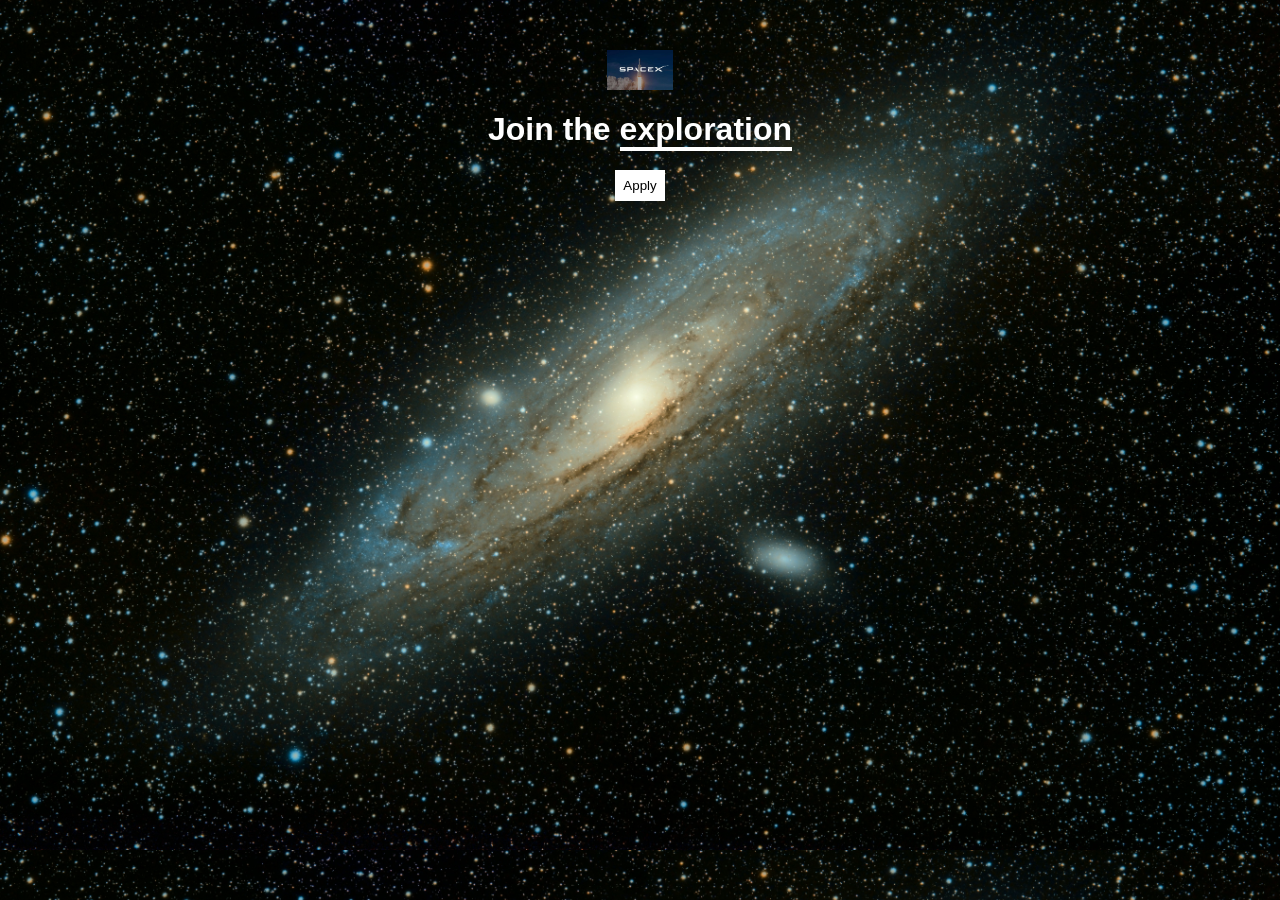
<file: Exercise 4: Space Exploration/index.html>
<!DOCTYPE html>
<html>
    <head>
        <title> Space Exploration</title>
        <img id="img" src="Spacex logo.jpg", alt="spacex logo">
        <link rel="stylesheet" href="styles.css">
    </head>
    <body>
        <h1> Join the <span class="underline">exploration</span> </h1>
        <button> Apply </button>
    </body>
</html>
</file>
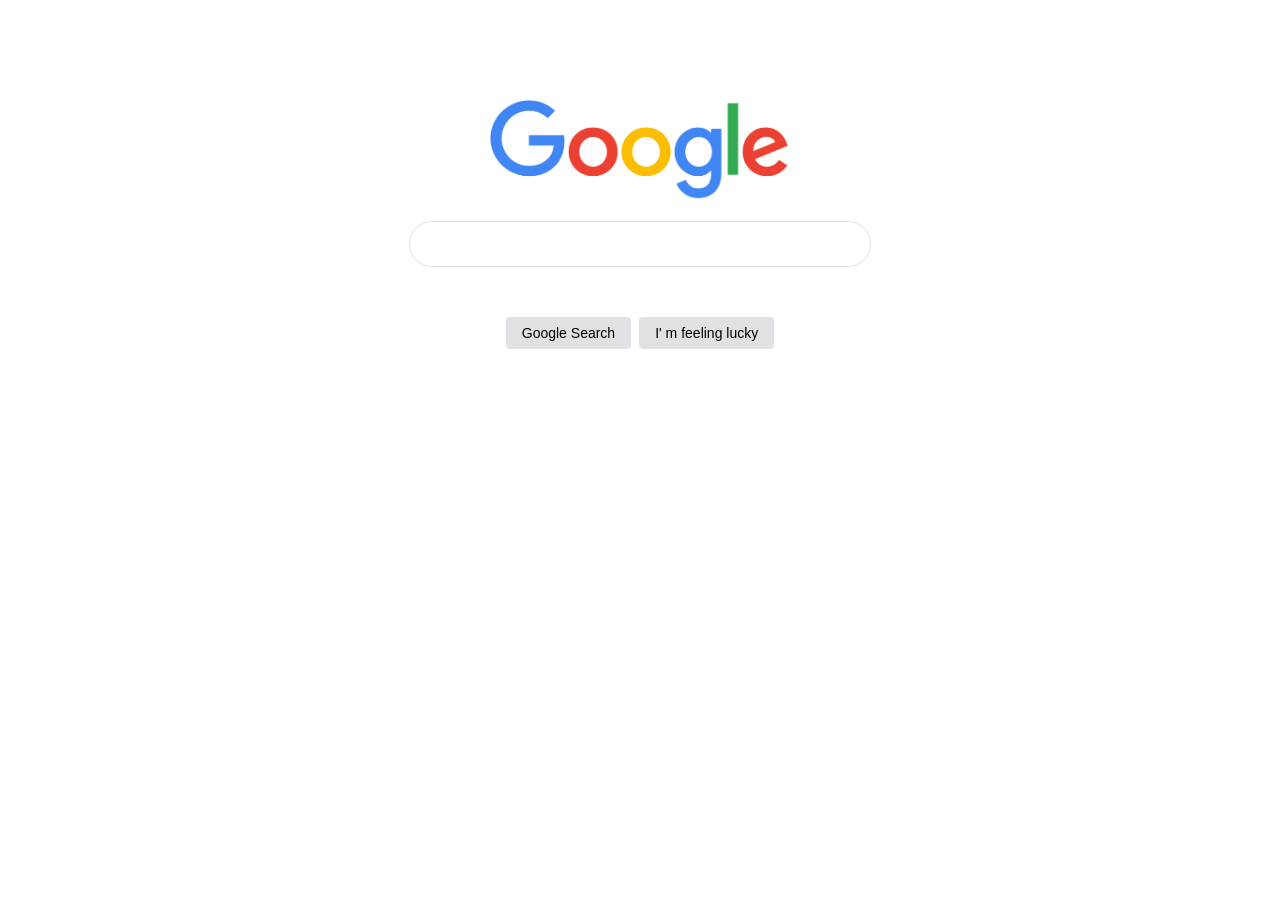
<file: Exercise2:Google homepage/index.html>
<!DOCTYPE Html>
<html>
    <head>
        <title> Google Home Page </title>
        <link rel="stylesheet" href="styles.css">
    </head>
    <body>
        <div>
            <img src="Google_2015_logo.svg.png">
            <input class= "input_area" type="text">
            <div class = btn-wrapper>
                <button class= "btn"> Google Search</button>
                <button class="btn"> I' m feeling lucky</button>
            </div>
        </div>
    </body>
</html>
</file>
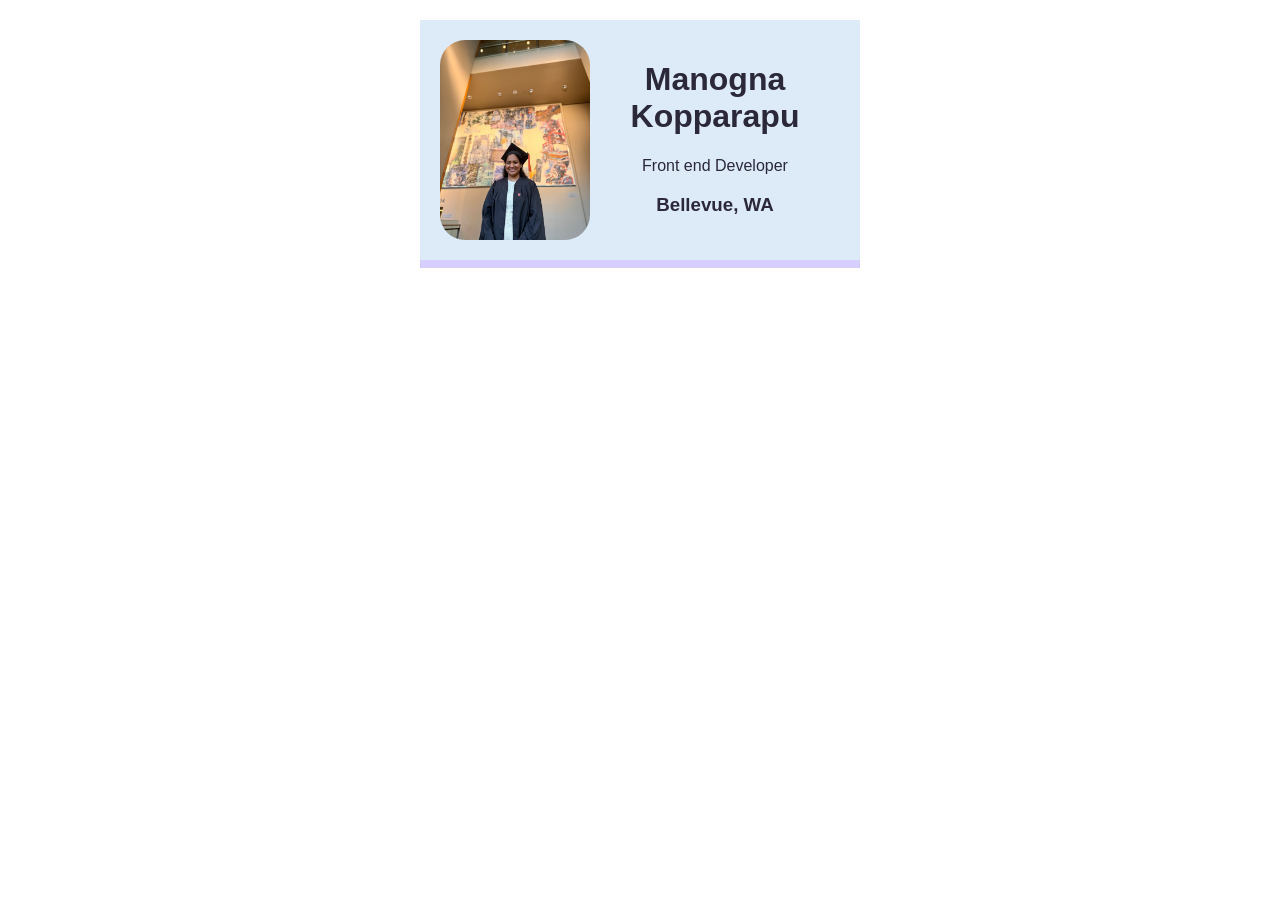
<file: Exercise3 : Personal business card/index.html>
<!DOCTYPE html>
<html>
    <head>
        <title> Personal Business Card </title>
        <link rel="stylesheet" href="styles.css">    
    </head>
    <body>
        <div class="card">
            <img src="MK.jpeg" alt="MK Graduation Picture">
            <div>
                <h1> Manogna Kopparapu </h1>
                <p> Front end Developer</p>
                <h3> Bellevue, WA</h3>
            </div>
        </div>
    </body>
</html>
</file>
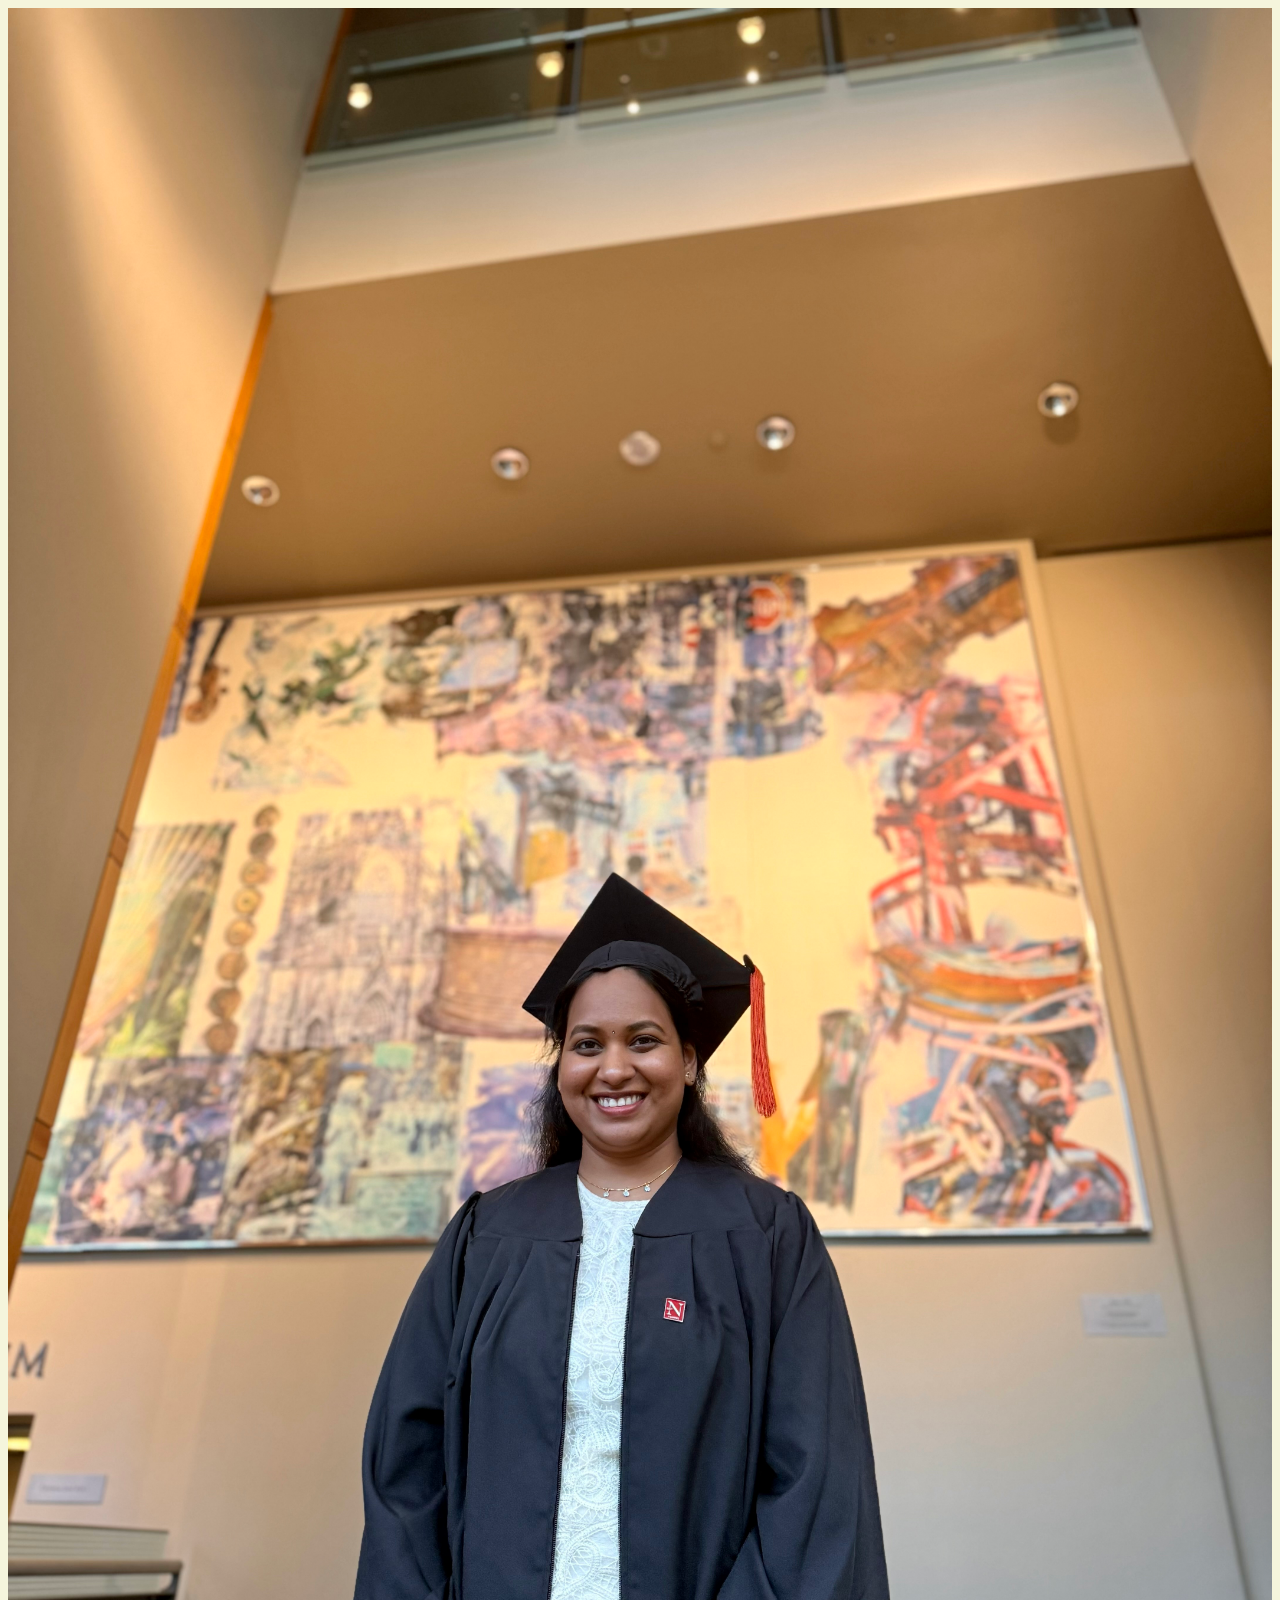
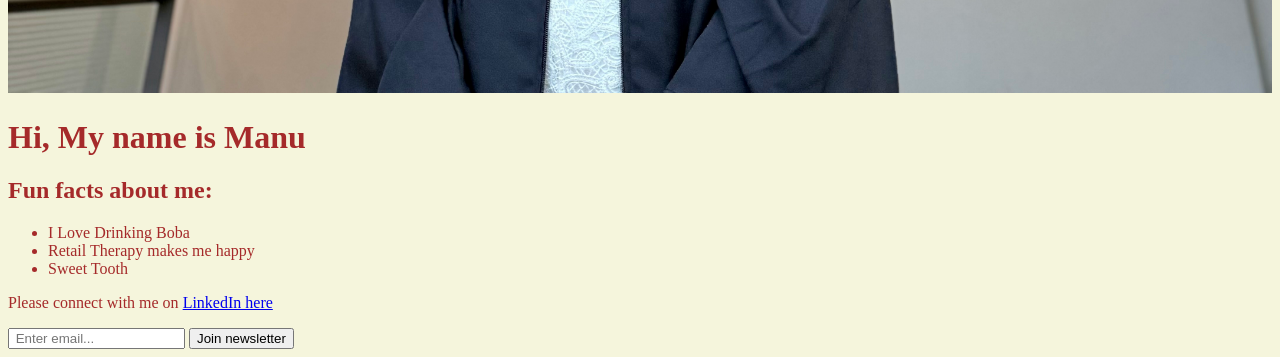
<file: HTML/Exercise1:Buildapersonalwebsite/index.html>
<!DOCTYPE html>
<html>
    <head>
        <title> Manu Portfolio</title>
        <link rel="stylesheet" href="Styles.css"/>
    </head>
    <body>
        <img src="manu.jpeg" width="100%;" height="auto;">
        <h1> Hi, My name is Manu</h1>
        <h2> Fun facts about me:</h2>
        <ul>
            <li>
                I Love Drinking Boba 
            </li>
            <li>
                Retail Therapy makes me happy
            </li>
            <li>
                Sweet Tooth
            </li>
        </ul>
        <p> Please connect with me on <a href="https://www.linkedin.com/in/venkata-kopparapu/"> LinkedIn here </a></p>
        <input type="text" placeholder=" Enter email...">
        <button> Join newsletter</button>
    </body>
</html>
</file>
<file: Exercise 4: Space Exploration/styles.css>
body{
    background-image: url(space.jpg);
    background-size: cover;
    text-align: center;
    font-family: Arial, Helvetica, sans-serif;
}

h1{
    color:white;
}

button{
    padding: 8px;
    background: white;
    border: none;
    font-family: Arial, Helvetica, sans-serif;
}
.underline{
    border-bottom: 4px solid white;
}

#img{
    display: block;
    margin-left: auto;
    margin-right: auto;
    height: 40px;
    margin-top: 50px;
}
</file>
<file: Exercise2:Google homepage/styles.css>
div{
    margin-top: 100px;
}

.input_area {
    width: 400px;
    display: block;
    margin-top: 20px;
    margin-bottom: 20px;
    margin-left: auto;
    margin-right: auto;
    line-height: 24px;
    border-radius: 24px;
    padding-top: 10px;
    padding-bottom: 10px;
    padding-left: 30px;
    padding-right: 30px;
    border: 1px solid #dfe1e5;
}

img{
    width: 300px;
    display: block;
    margin-left: auto;
    margin-right: auto;
}

.btn{
    border: none;
    background-color: #dfe1e5;
    padding-left: 16px;
    padding-right: 16px;
    padding-top: 8px;
    padding-bottom: 8px;
    border-radius: 4px;
    margin-top: 30px;
    font-size: 14px;
    margin-left: 4px;
    margin-right: 4px;
}

.btn-wrapper{
    display: flex;
    margin-top: 10px;
    justify-content: center;
}
</file>
<file: Exercise3 : Personal business card/styles.css>
img{
    height: 200px;
    border-radius: 25px;
    
}

.card{
    display :flex;
    margin-right: auto;
    margin-left: auto;
    margin-top: 20px;
    justify-content: space-around;
    width: 400px;
    text-align: center;
    padding: 20px;
    background-color: #ddebf8;
    color: #2b2839;
    border-bottom: 8px solid #d8cefe;
    
}

body{
    font-family: Verdana, Geneva, Tahoma, sans-serif;
}
</file>
<file: HTML/Exercise1:Buildapersonalwebsite/Styles.css>
body {
  background-color: beige;
  color: brown;
  text-align: left;
  font-size: medium;
  font-weight: 500;
  font-family: Georgia, 'Times New Roman', Times, serif;
}
</file>
